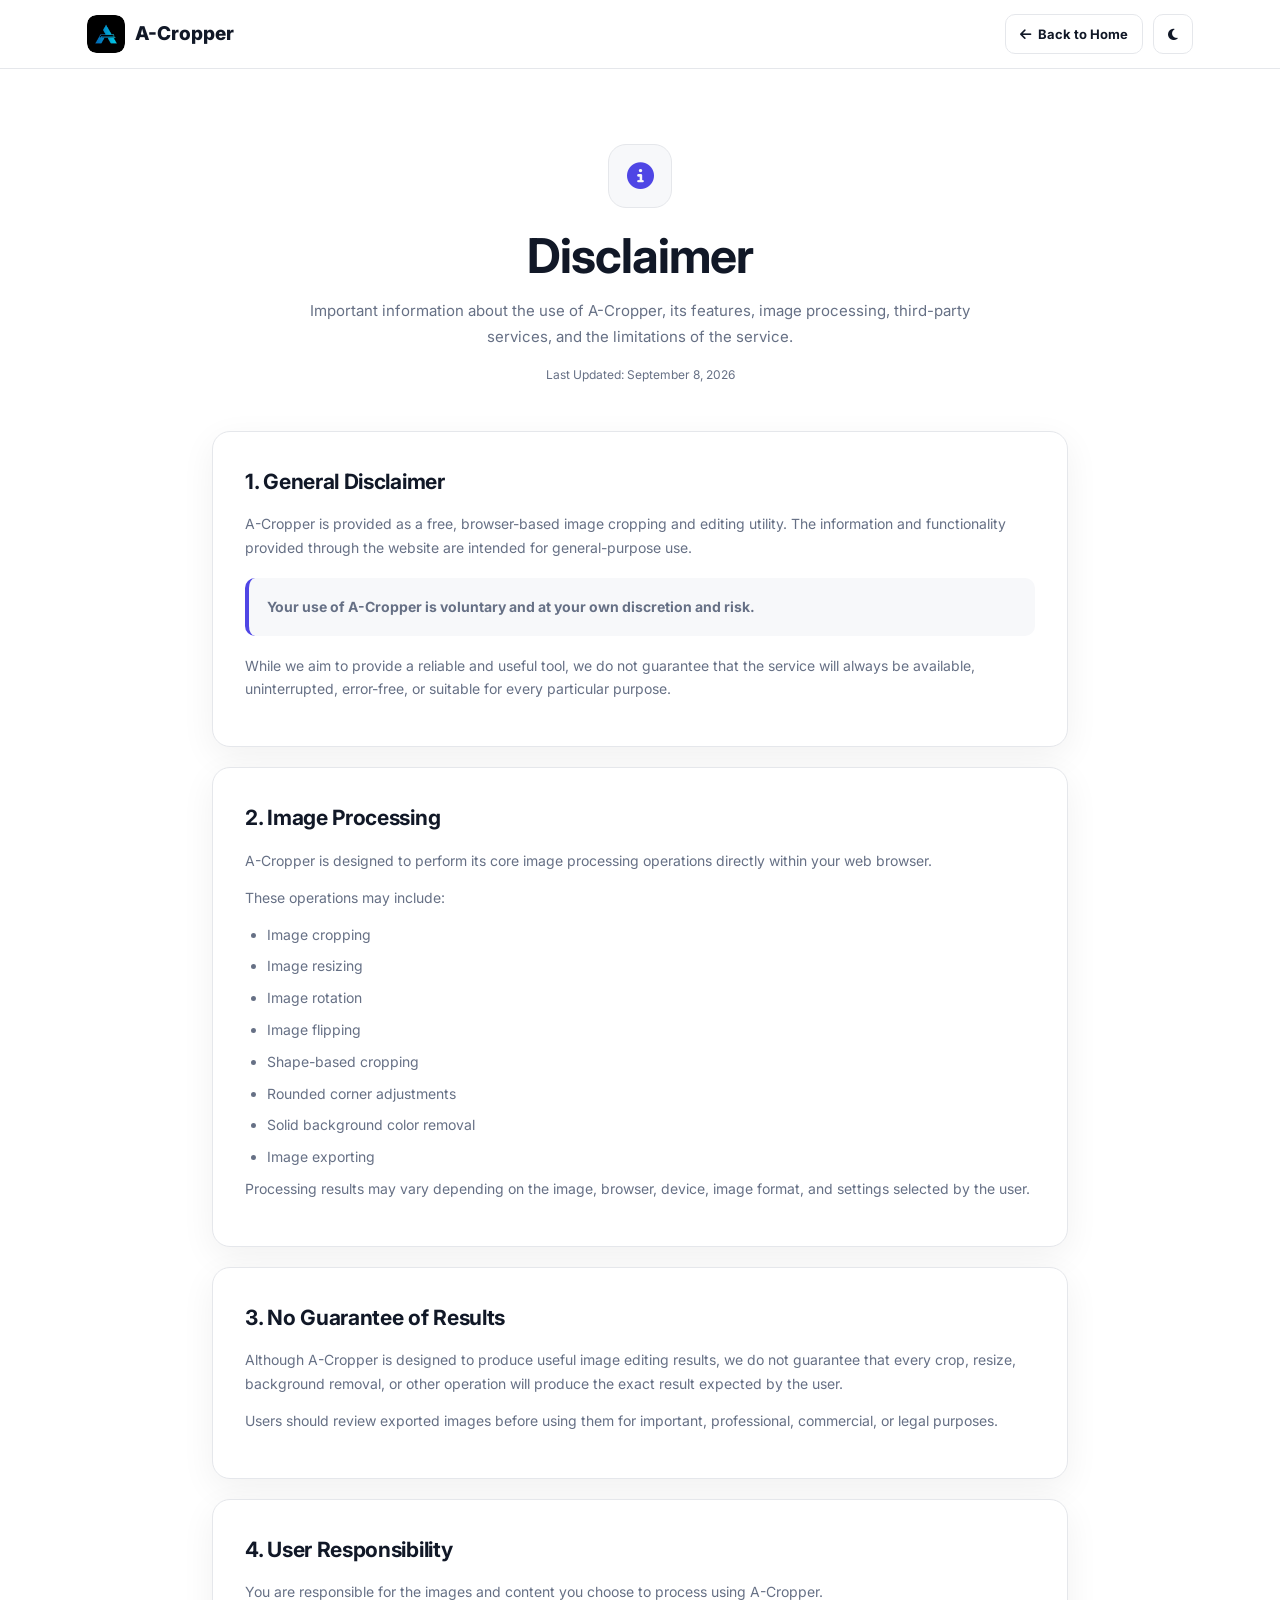
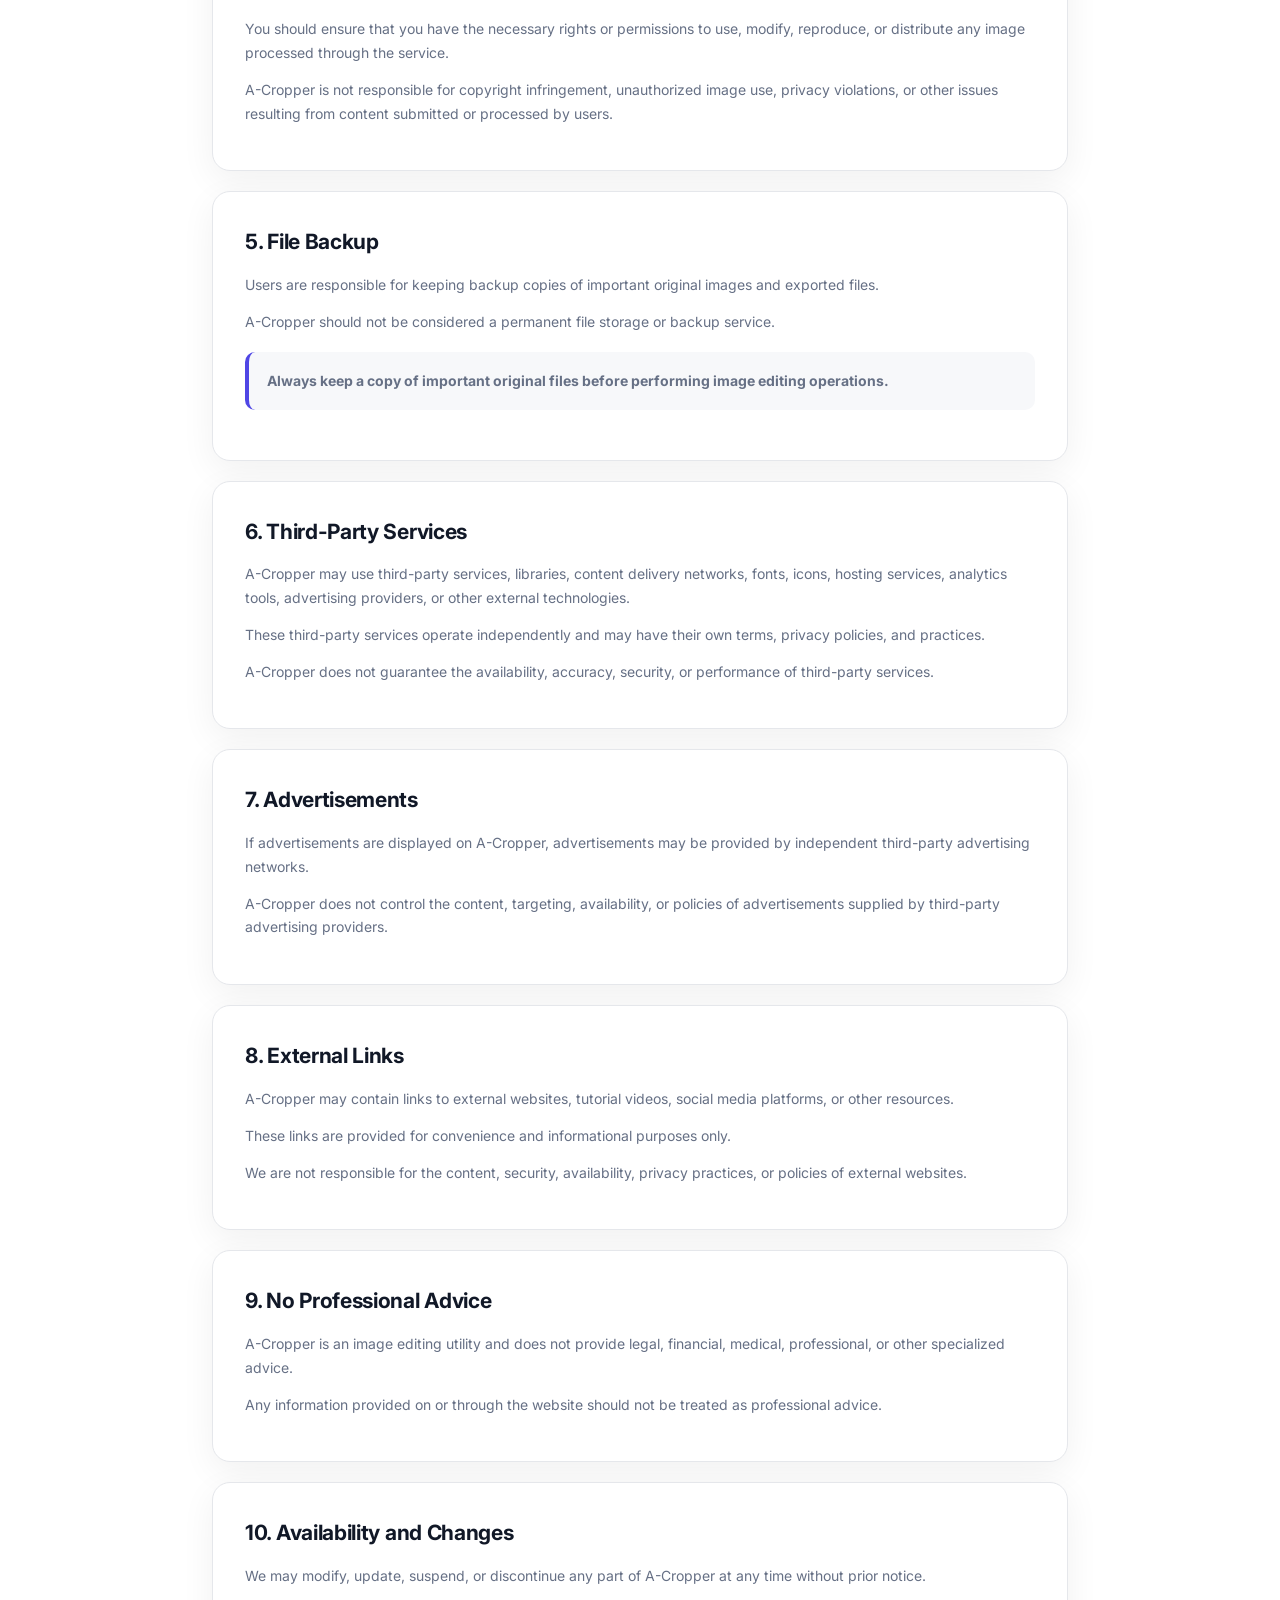
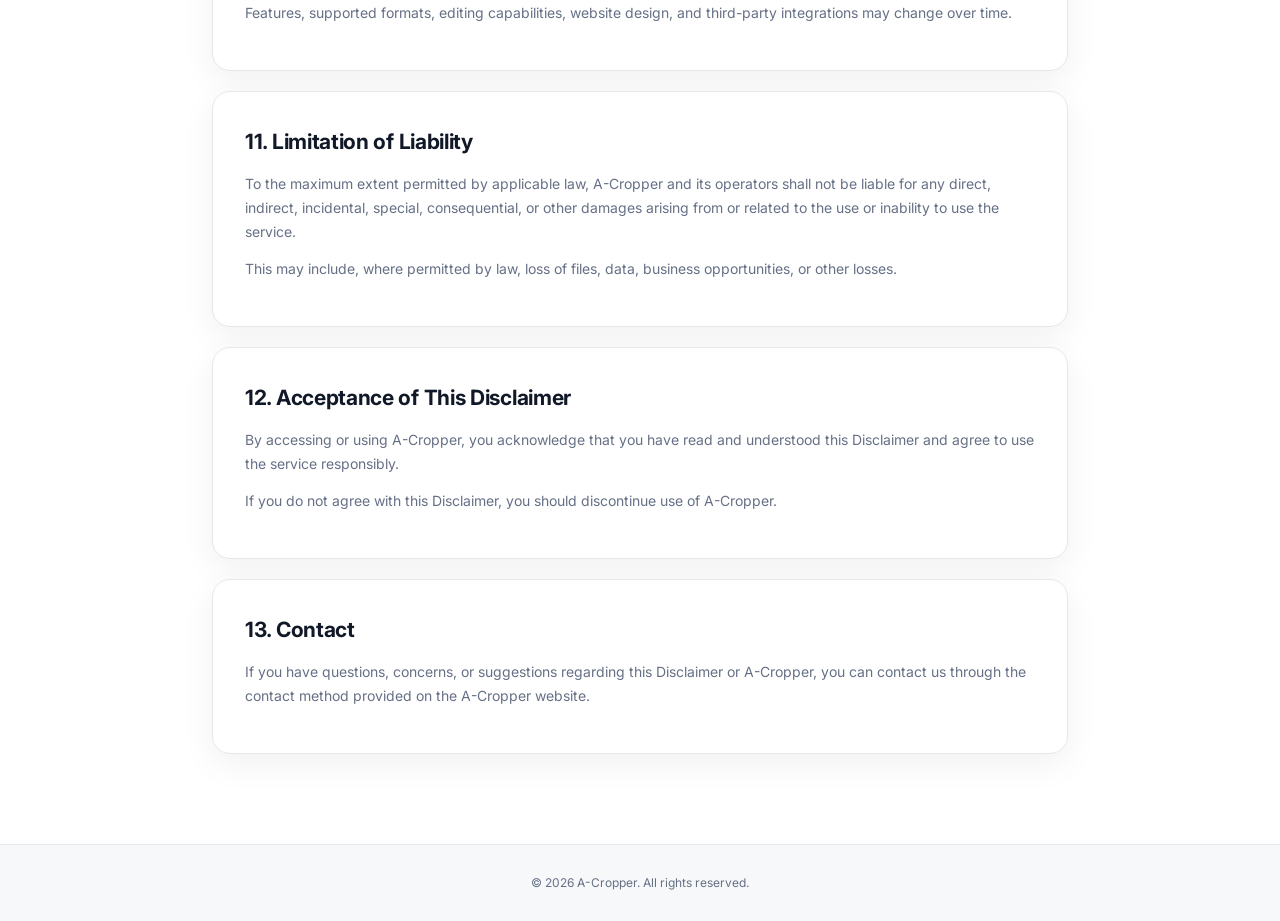
<file: disclaimer.html>
<!DOCTYPE html>
<html lang="en">
<head>
    <meta charset="UTF-8">
    <meta name="viewport" content="width=device-width, initial-scale=1.0">

    <title>Disclaimer | A-Cropper</title>

    <meta name="description"
        content="Disclaimer for A-Cropper, a free browser-based image cropping and editing tool.">

    <link rel="icon" type="image/png" href="favicon.png">
    <link rel="apple-touch-icon" href="favicon.png">

    <link rel="preconnect" href="https://fonts.googleapis.com">
    <link rel="preconnect" href="https://fonts.gstatic.com" crossorigin>

    <link href="https://fonts.googleapis.com/css2?family=Inter:wght@400;500;600;700;800&display=swap"
        rel="stylesheet">

    <link rel="stylesheet"
        href="https://cdnjs.cloudflare.com/ajax/libs/font-awesome/6.6.0/css/all.min.css">

    <style>

        :root {
            --bg: #ffffff;
            --surface: #f7f8fa;
            --card: #ffffff;
            --text: #111827;
            --muted: #667085;
            --border: #e5e7eb;
            --primary: #4f46e5;
            --primary-dark: #3730a3;
            --nav-bg: rgba(255, 255, 255, 0.88);
            --shadow: 0 10px 35px rgba(0, 0, 0, 0.06);
        }

        [data-theme="dark"] {
            --bg: #0b0f19;
            --surface: #111827;
            --card: #151c2b;
            --text: #f3f4f6;
            --muted: #9ca3af;
            --border: #263044;
            --primary: #818cf8;
            --primary-dark: #a5b4fc;
            --nav-bg: rgba(11, 15, 25, 0.9);
            --shadow: 0 10px 35px rgba(0, 0, 0, 0.25);
        }

        * {
            margin: 0;
            padding: 0;
            box-sizing: border-box;
        }

        html {
            scroll-behavior: smooth;
        }

        body {
            font-family: "Inter", sans-serif;
            background: var(--bg);
            color: var(--text);
            line-height: 1.7;

            transition:
                background 0.25s ease,
                color 0.25s ease;
        }


        /* =========================
           NAVBAR
        ========================= */

        .navbar {
            position: sticky;
            top: 0;
            z-index: 1000;

            width: 100%;

            background: var(--nav-bg);

            backdrop-filter: blur(14px);
            -webkit-backdrop-filter: blur(14px);

            border-bottom: 1px solid var(--border);
        }

        .nav-container {
            max-width: 1150px;

            margin: auto;

            padding: 14px 22px;

            display: flex;

            align-items: center;
            justify-content: space-between;

            gap: 20px;
        }

        .brand {
            display: flex;

            align-items: center;

            gap: 10px;

            text-decoration: none;

            color: var(--text);

            font-size: 19px;

            font-weight: 800;
        }

        .brand img {
            width: 38px;
            height: 38px;

            object-fit: contain;

            border-radius: 9px;
        }

        .nav-actions {
            display: flex;

            align-items: center;

            gap: 10px;
        }

        .home-btn,
        .theme-btn {
            border: 1px solid var(--border);

            background: var(--card);

            color: var(--text);

            height: 40px;

            padding: 0 14px;

            border-radius: 10px;

            display: inline-flex;

            align-items: center;

            justify-content: center;

            gap: 7px;

            text-decoration: none;

            font-family: inherit;

            font-size: 13px;

            font-weight: 700;

            cursor: pointer;

            transition: all 0.2s ease;
        }

        .home-btn:hover,
        .theme-btn:hover {
            border-color: var(--primary);

            color: var(--primary);

            transform: translateY(-1px);
        }

        .theme-btn {
            width: 40px;

            padding: 0;
        }


        /* =========================
           HERO
        ========================= */

        .disclaimer-hero {
            max-width: 900px;

            margin: auto;

            padding: 75px 22px 45px;

            text-align: center;
        }

        .disclaimer-hero .icon {
            width: 64px;
            height: 64px;

            margin: 0 auto 20px;

            display: flex;

            align-items: center;
            justify-content: center;

            border-radius: 18px;

            background: var(--surface);

            border: 1px solid var(--border);

            color: var(--primary);

            font-size: 27px;
        }

        .disclaimer-hero h1 {
            font-size: clamp(32px, 5vw, 48px);

            line-height: 1.15;

            margin-bottom: 15px;

            letter-spacing: -1px;
        }

        .disclaimer-hero p {
            color: var(--muted);

            max-width: 680px;

            margin: auto;

            font-size: 15px;
        }

        .updated {
            margin-top: 16px;

            font-size: 12px;

            color: var(--muted);
        }


        /* =========================
           CONTENT
        ========================= */

        .disclaimer-wrapper {
            max-width: 900px;

            margin: auto;

            padding: 0 22px 70px;
        }

        .disclaimer-card {
            background: var(--card);

            border: 1px solid var(--border);

            border-radius: 18px;

            padding: 32px;

            box-shadow: var(--shadow);

            margin-bottom: 20px;
        }

        .disclaimer-card h2 {
            font-size: 21px;

            margin-bottom: 13px;

            letter-spacing: -0.3px;
        }

        .disclaimer-card h3 {
            font-size: 16px;

            margin: 22px 0 8px;
        }

        .disclaimer-card p {
            color: var(--muted);

            font-size: 14px;

            margin-bottom: 13px;
        }

        .disclaimer-card ul {
            padding-left: 22px;

            color: var(--muted);

            font-size: 14px;
        }

        .disclaimer-card li {
            margin-bottom: 8px;
        }

        .highlight {
            border-left: 4px solid var(--primary);

            background: var(--surface);

            padding: 17px 18px;

            border-radius: 10px;

            margin: 18px 0;
        }

        .highlight p {
            margin: 0;
        }

        a {
            color: var(--primary);
        }


        /* =========================
           FOOTER
        ========================= */

        footer {
            border-top: 1px solid var(--border);

            padding: 28px 22px;

            text-align: center;

            background: var(--surface);
        }

        footer p {
            color: var(--muted);

            font-size: 12px;
        }


        /* =========================
           MOBILE
        ========================= */

        @media (max-width: 600px) {

            .nav-container {
                padding: 12px 15px;
            }

            .brand {
                font-size: 16px;
            }

            .brand img {
                width: 34px;
                height: 34px;
            }

            .home-btn {
                width: 40px;

                padding: 0;
            }

            .home-btn span {
                display: none;
            }

            .disclaimer-hero {
                padding: 55px 18px 35px;
            }

            .disclaimer-wrapper {
                padding: 0 15px 50px;
            }

            .disclaimer-card {
                padding: 23px 20px;

                border-radius: 15px;
            }

            .disclaimer-card h2 {
                font-size: 19px;
            }
        }

    </style>
</head>


<body>


    <!-- =========================
         NAVBAR
    ========================= -->

    <nav class="navbar">

        <div class="nav-container">


            <a href="index.html" class="brand">

                <img
                    src="logo.png"
                    alt="A-Cropper Logo"
                >

                <span>A-Cropper</span>

            </a>


            <div class="nav-actions">


                <a
                    href="index.html"
                    class="home-btn"
                >

                    <i class="fa-solid fa-arrow-left"></i>

                    <span>Back to Home</span>

                </a>


                <button
                    class="theme-btn"
                    id="themeToggle"
                    aria-label="Toggle dark and light mode"
                >

                    <i class="fa-solid fa-moon"></i>

                </button>


            </div>

        </div>

    </nav>



    <!-- =========================
         HERO
    ========================= -->

    <header class="disclaimer-hero">


        <div class="icon">

            <i class="fa-solid fa-circle-info"></i>

        </div>


        <h1>
            Disclaimer
        </h1>


        <p>
            Important information about the use of A-Cropper,
            its features, image processing, third-party services,
            and the limitations of the service.
        </p>


        <div class="updated">

            Last Updated: September 8, 2026

        </div>


    </header>



    <!-- =========================
         DISCLAIMER CONTENT
    ========================= -->

    <main class="disclaimer-wrapper">


        <section class="disclaimer-card">


            <h2>
                1. General Disclaimer
            </h2>


            <p>
                A-Cropper is provided as a free, browser-based image
                cropping and editing utility. The information and
                functionality provided through the website are intended
                for general-purpose use.
            </p>


            <div class="highlight">

                <p>
                    <strong>
                        Your use of A-Cropper is voluntary and at your
                        own discretion and risk.
                    </strong>
                </p>

            </div>


            <p>
                While we aim to provide a reliable and useful tool,
                we do not guarantee that the service will always be
                available, uninterrupted, error-free, or suitable for
                every particular purpose.
            </p>


        </section>



        <section class="disclaimer-card">


            <h2>
                2. Image Processing
            </h2>


            <p>
                A-Cropper is designed to perform its core image
                processing operations directly within your web browser.
            </p>


            <p>
                These operations may include:
            </p>


            <ul>

                <li>
                    Image cropping
                </li>

                <li>
                    Image resizing
                </li>

                <li>
                    Image rotation
                </li>

                <li>
                    Image flipping
                </li>

                <li>
                    Shape-based cropping
                </li>

                <li>
                    Rounded corner adjustments
                </li>

                <li>
                    Solid background color removal
                </li>

                <li>
                    Image exporting
                </li>

            </ul>


            <p>
                Processing results may vary depending on the image,
                browser, device, image format, and settings selected
                by the user.
            </p>


        </section>



        <section class="disclaimer-card">


            <h2>
                3. No Guarantee of Results
            </h2>


            <p>
                Although A-Cropper is designed to produce useful image
                editing results, we do not guarantee that every crop,
                resize, background removal, or other operation will
                produce the exact result expected by the user.
            </p>


            <p>
                Users should review exported images before using them
                for important, professional, commercial, or legal
                purposes.
            </p>


        </section>



        <section class="disclaimer-card">


            <h2>
                4. User Responsibility
            </h2>


            <p>
                You are responsible for the images and content you
                choose to process using A-Cropper.
            </p>


            <p>
                You should ensure that you have the necessary rights
                or permissions to use, modify, reproduce, or distribute
                any image processed through the service.
            </p>


            <p>
                A-Cropper is not responsible for copyright infringement,
                unauthorized image use, privacy violations, or other
                issues resulting from content submitted or processed
                by users.
            </p>


        </section>



        <section class="disclaimer-card">


            <h2>
                5. File Backup
            </h2>


            <p>
                Users are responsible for keeping backup copies of
                important original images and exported files.
            </p>


            <p>
                A-Cropper should not be considered a permanent file
                storage or backup service.
            </p>


            <div class="highlight">

                <p>
                    <strong>
                        Always keep a copy of important original files
                        before performing image editing operations.
                    </strong>
                </p>

            </div>


        </section>



        <section class="disclaimer-card">


            <h2>
                6. Third-Party Services
            </h2>


            <p>
                A-Cropper may use third-party services, libraries,
                content delivery networks, fonts, icons, hosting
                services, analytics tools, advertising providers,
                or other external technologies.
            </p>


            <p>
                These third-party services operate independently and
                may have their own terms, privacy policies, and
                practices.
            </p>


            <p>
                A-Cropper does not guarantee the availability,
                accuracy, security, or performance of third-party
                services.
            </p>


        </section>



        <section class="disclaimer-card">


            <h2>
                7. Advertisements
            </h2>


            <p>
                If advertisements are displayed on A-Cropper,
                advertisements may be provided by independent
                third-party advertising networks.
            </p>


            <p>
                A-Cropper does not control the content, targeting,
                availability, or policies of advertisements supplied
                by third-party advertising providers.
            </p>


        </section>



        <section class="disclaimer-card">


            <h2>
                8. External Links
            </h2>


            <p>
                A-Cropper may contain links to external websites,
                tutorial videos, social media platforms, or other
                resources.
            </p>


            <p>
                These links are provided for convenience and
                informational purposes only.
            </p>


            <p>
                We are not responsible for the content, security,
                availability, privacy practices, or policies of
                external websites.
            </p>


        </section>



        <section class="disclaimer-card">


            <h2>
                9. No Professional Advice
            </h2>


            <p>
                A-Cropper is an image editing utility and does not
                provide legal, financial, medical, professional,
                or other specialized advice.
            </p>


            <p>
                Any information provided on or through the website
                should not be treated as professional advice.
            </p>


        </section>



        <section class="disclaimer-card">


            <h2>
                10. Availability and Changes
            </h2>


            <p>
                We may modify, update, suspend, or discontinue
                any part of A-Cropper at any time without prior notice.
            </p>


            <p>
                Features, supported formats, editing capabilities,
                website design, and third-party integrations may
                change over time.
            </p>


        </section>



        <section class="disclaimer-card">


            <h2>
                11. Limitation of Liability
            </h2>


            <p>
                To the maximum extent permitted by applicable law,
                A-Cropper and its operators shall not be liable for
                any direct, indirect, incidental, special, consequential,
                or other damages arising from or related to the use
                or inability to use the service.
            </p>


            <p>
                This may include, where permitted by law, loss of
                files, data, business opportunities, or other losses.
            </p>


        </section>



        <section class="disclaimer-card">


            <h2>
                12. Acceptance of This Disclaimer
            </h2>


            <p>
                By accessing or using A-Cropper, you acknowledge that
                you have read and understood this Disclaimer and agree
                to use the service responsibly.
            </p>


            <p>
                If you do not agree with this Disclaimer, you should
                discontinue use of A-Cropper.
            </p>


        </section>



        <section class="disclaimer-card">


            <h2>
                13. Contact
            </h2>


            <p>
                If you have questions, concerns, or suggestions
                regarding this Disclaimer or A-Cropper, you can
                contact us through the contact method provided on
                the A-Cropper website.
            </p>


        </section>


    </main>



    <!-- =========================
         FOOTER
    ========================= -->

    <footer>

        <p>
            © 2026 A-Cropper. All rights reserved.
        </p>

    </footer>



    <!-- =========================
         THEME SCRIPT
    ========================= -->

    <script>

        const themeToggle =
            document.getElementById("themeToggle");


        function updateThemeIcon() {

            const isDark =
                document.documentElement
                    .getAttribute("data-theme") === "dark";


            themeToggle.innerHTML = isDark

                ? '<i class="fa-solid fa-sun"></i>'

                : '<i class="fa-solid fa-moon"></i>';

        }


        const savedTheme =
            localStorage.getItem("a-cropper-theme");


        if (savedTheme) {

            document.documentElement.setAttribute(
                "data-theme",
                savedTheme
            );

        } else {

            const prefersDark =
                window.matchMedia &&
                window.matchMedia(
                    "(prefers-color-scheme: dark)"
                ).matches;


            if (prefersDark) {

                document.documentElement.setAttribute(
                    "data-theme",
                    "dark"
                );

            }

        }


        updateThemeIcon();


        themeToggle.addEventListener(
            "click",
            () => {

                const current =
                    document.documentElement
                        .getAttribute("data-theme");


                const newTheme =
                    current === "dark"
                        ? "light"
                        : "dark";


                document.documentElement.setAttribute(
                    "data-theme",
                    newTheme
                );


                localStorage.setItem(
                    "a-cropper-theme",
                    newTheme
                );


                updateThemeIcon();

            }
        );

    </script>


</body>
</html>
</file>
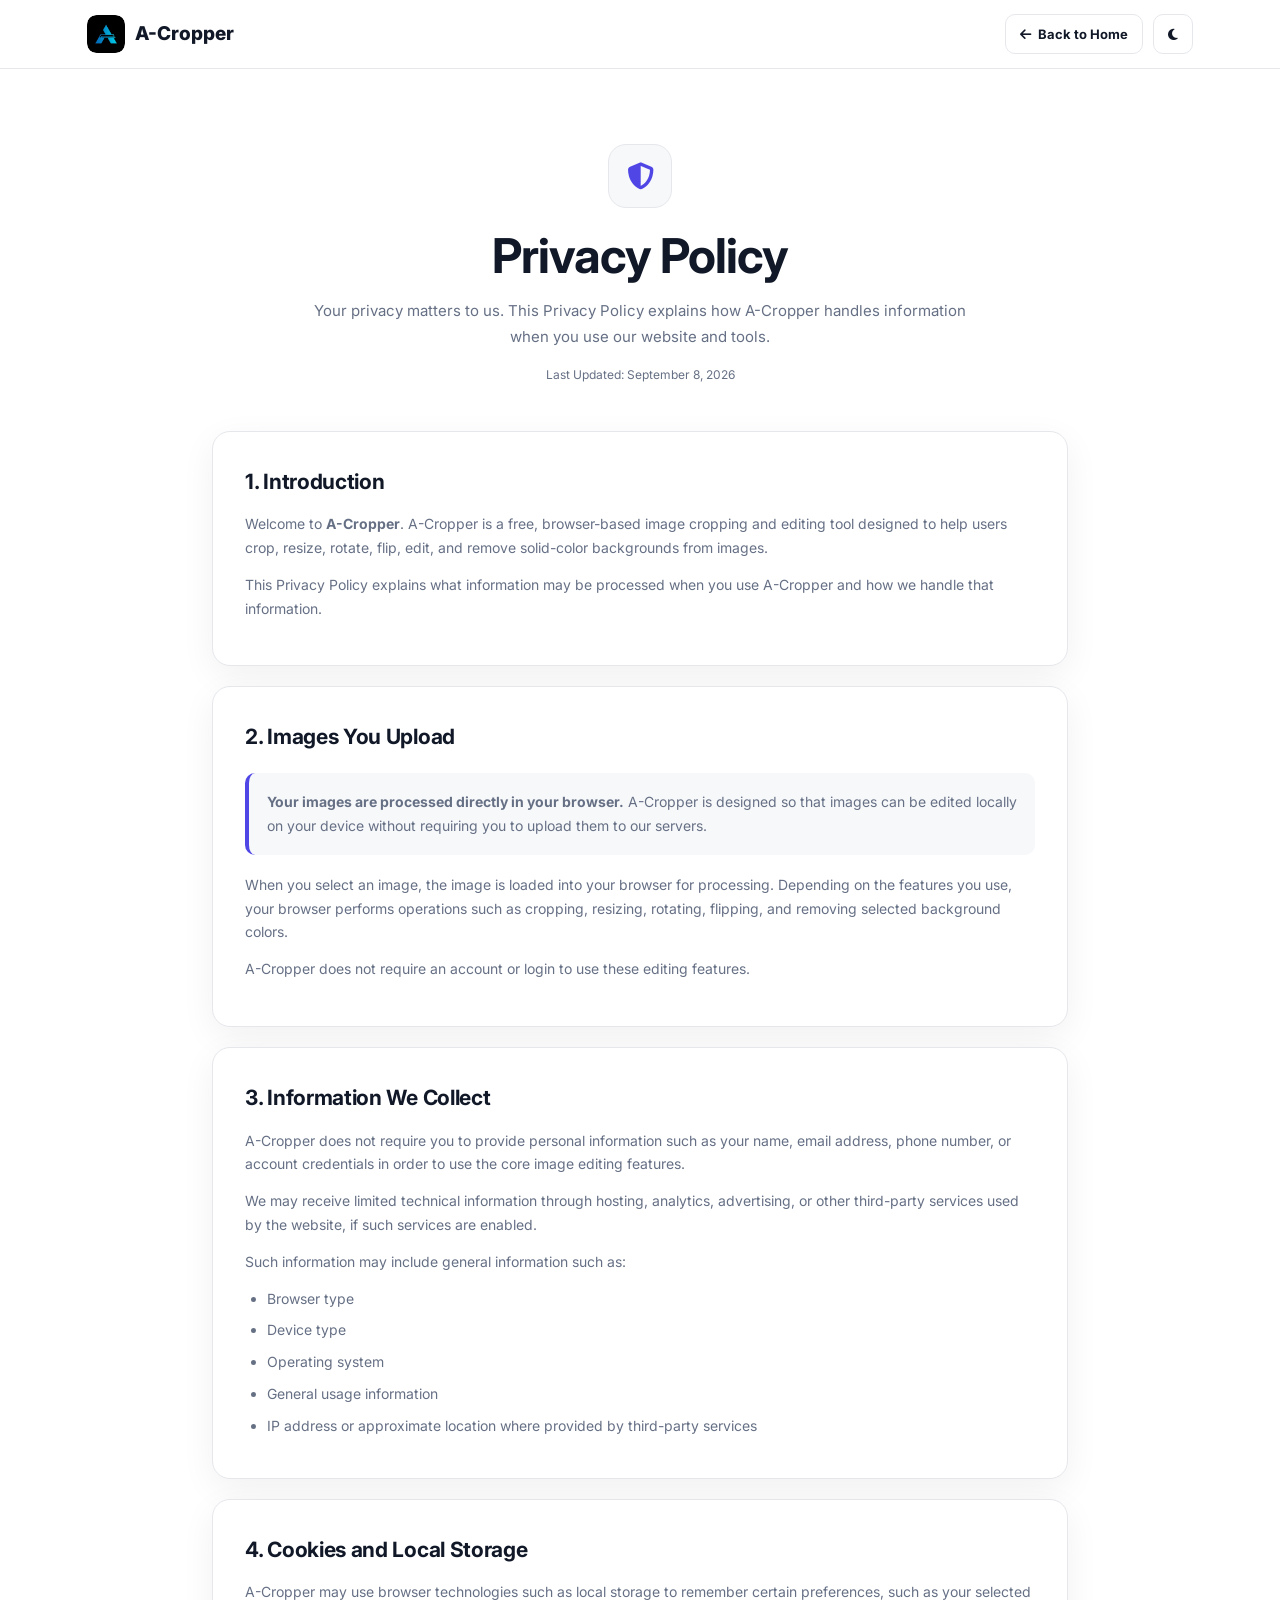
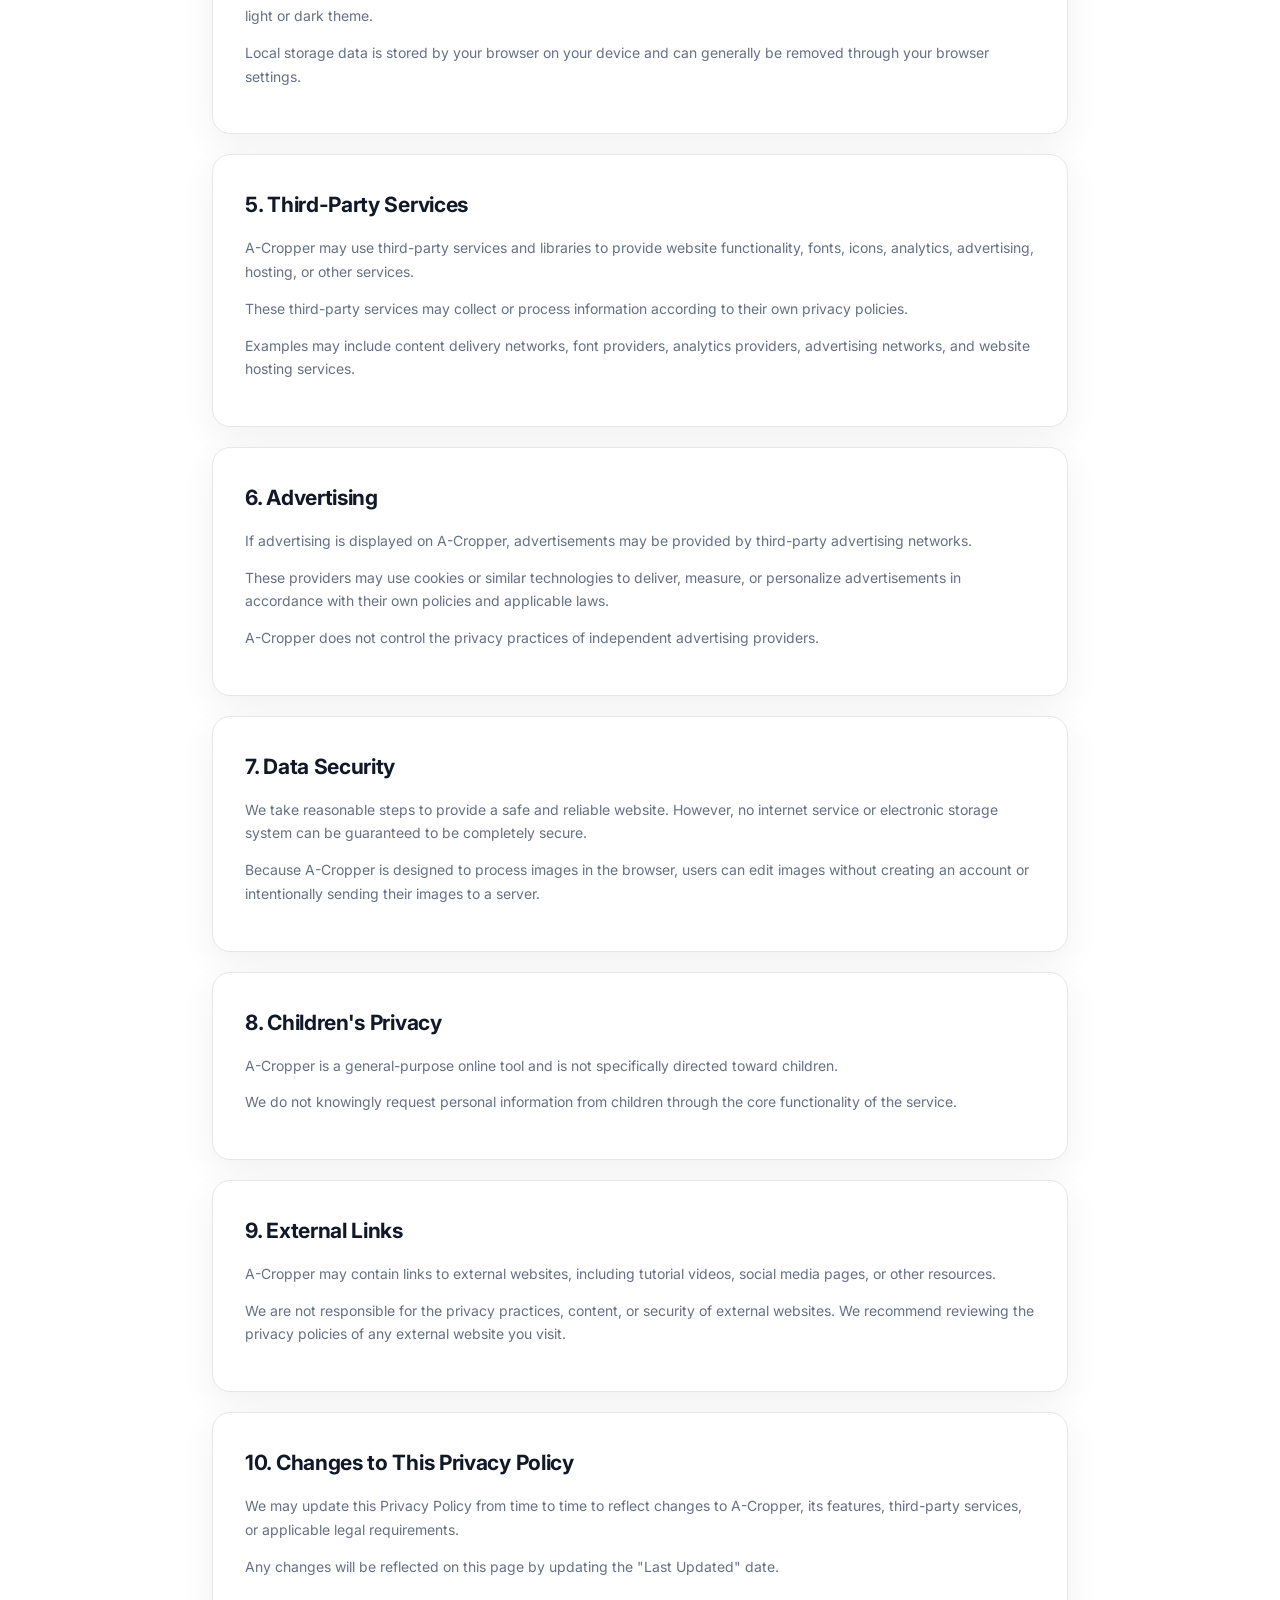
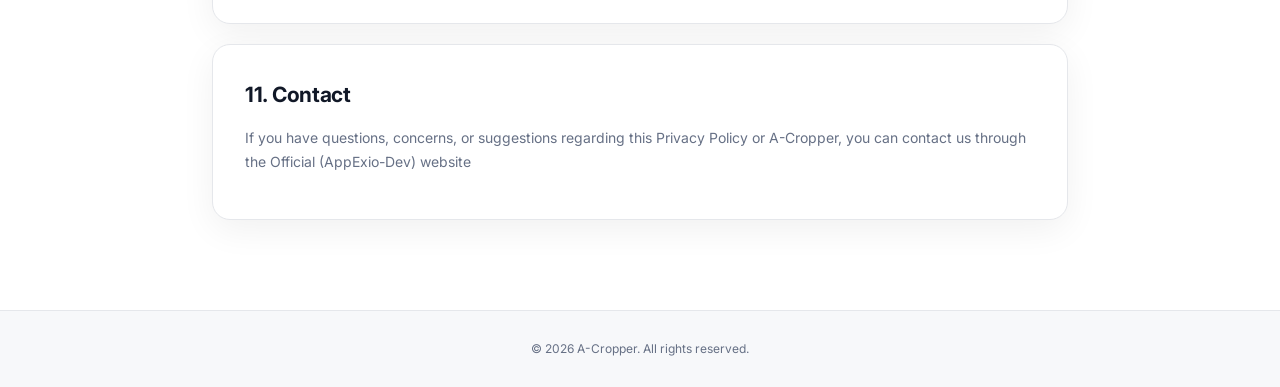
<file: privacy.html>
<!DOCTYPE html>
<html lang="en">
<head>
    <meta charset="UTF-8">
    <meta name="viewport" content="width=device-width, initial-scale=1.0">

    <title>Privacy Policy | A-Cropper</title>

    <meta name="description"
        content="Privacy Policy for A-Cropper, a free browser-based image cropper and background color removal tool.">

    <link rel="icon" type="image/png" href="favicon.png">
    <link rel="apple-touch-icon" href="favicon.png">

    <link rel="preconnect" href="https://fonts.googleapis.com">
    <link rel="preconnect" href="https://fonts.gstatic.com" crossorigin>

    <link href="https://fonts.googleapis.com/css2?family=Inter:wght@400;500;600;700;800&display=swap"
        rel="stylesheet">

    <link rel="stylesheet"
        href="https://cdnjs.cloudflare.com/ajax/libs/font-awesome/6.6.0/css/all.min.css">

    <style>
        :root {
            --bg: #ffffff;
            --surface: #f7f8fa;
            --card: #ffffff;
            --text: #111827;
            --muted: #667085;
            --border: #e5e7eb;
            --primary: #4f46e5;
            --primary-dark: #3730a3;
            --nav-bg: rgba(255, 255, 255, 0.88);
            --shadow: 0 10px 35px rgba(0, 0, 0, 0.06);
        }

        [data-theme="dark"] {
            --bg: #0b0f19;
            --surface: #111827;
            --card: #151c2b;
            --text: #f3f4f6;
            --muted: #9ca3af;
            --border: #263044;
            --primary: #818cf8;
            --primary-dark: #a5b4fc;
            --nav-bg: rgba(11, 15, 25, 0.9);
            --shadow: 0 10px 35px rgba(0, 0, 0, 0.25);
        }

        * {
            margin: 0;
            padding: 0;
            box-sizing: border-box;
        }

        html {
            scroll-behavior: smooth;
        }

        body {
            font-family: "Inter", sans-serif;
            background: var(--bg);
            color: var(--text);
            line-height: 1.7;
            transition: background 0.25s ease, color 0.25s ease;
        }

        /* =========================
           NAVBAR
        ========================= */

        .navbar {
            position: sticky;
            top: 0;
            z-index: 1000;

            width: 100%;
            background: var(--nav-bg);
            backdrop-filter: blur(14px);
            -webkit-backdrop-filter: blur(14px);

            border-bottom: 1px solid var(--border);
        }

        .nav-container {
            max-width: 1150px;
            margin: auto;
            padding: 14px 22px;

            display: flex;
            align-items: center;
            justify-content: space-between;
            gap: 20px;
        }

        .brand {
            display: flex;
            align-items: center;
            gap: 10px;

            text-decoration: none;
            color: var(--text);

            font-size: 19px;
            font-weight: 800;
        }

        .brand img {
            width: 38px;
            height: 38px;
            object-fit: contain;
            border-radius: 9px;
        }

        .nav-actions {
            display: flex;
            align-items: center;
            gap: 10px;
        }

        .home-btn,
        .theme-btn {
            border: 1px solid var(--border);
            background: var(--card);
            color: var(--text);

            height: 40px;
            padding: 0 14px;

            border-radius: 10px;

            display: inline-flex;
            align-items: center;
            justify-content: center;
            gap: 7px;

            text-decoration: none;

            font-family: inherit;
            font-size: 13px;
            font-weight: 700;

            cursor: pointer;

            transition: all 0.2s ease;
        }

        .home-btn:hover,
        .theme-btn:hover {
            border-color: var(--primary);
            color: var(--primary);
            transform: translateY(-1px);
        }

        .theme-btn {
            width: 40px;
            padding: 0;
        }

        /* =========================
           HERO
        ========================= */

        .policy-hero {
            max-width: 900px;
            margin: auto;
            padding: 75px 22px 45px;
            text-align: center;
        }

        .policy-hero .icon {
            width: 64px;
            height: 64px;
            margin: 0 auto 20px;

            display: flex;
            align-items: center;
            justify-content: center;

            border-radius: 18px;

            background: var(--surface);
            border: 1px solid var(--border);

            color: var(--primary);
            font-size: 27px;
        }

        .policy-hero h1 {
            font-size: clamp(32px, 5vw, 48px);
            line-height: 1.15;
            margin-bottom: 15px;
            letter-spacing: -1px;
        }

        .policy-hero p {
            color: var(--muted);
            max-width: 680px;
            margin: auto;
            font-size: 15px;
        }

        .updated {
            margin-top: 16px;
            font-size: 12px;
            color: var(--muted);
        }

        /* =========================
           CONTENT
        ========================= */

        .policy-wrapper {
            max-width: 900px;
            margin: auto;
            padding: 0 22px 70px;
        }

        .policy-card {
            background: var(--card);
            border: 1px solid var(--border);
            border-radius: 18px;
            padding: 32px;

            box-shadow: var(--shadow);

            margin-bottom: 20px;
        }

        .policy-card h2 {
            font-size: 21px;
            margin-bottom: 13px;
            letter-spacing: -0.3px;
        }

        .policy-card h3 {
            font-size: 16px;
            margin: 22px 0 8px;
        }

        .policy-card p {
            color: var(--muted);
            font-size: 14px;
            margin-bottom: 13px;
        }

        .policy-card ul {
            padding-left: 22px;
            color: var(--muted);
            font-size: 14px;
        }

        .policy-card li {
            margin-bottom: 8px;
        }

        .highlight {
            border-left: 4px solid var(--primary);
            background: var(--surface);
            padding: 17px 18px;
            border-radius: 10px;
            margin: 18px 0;
        }

        .highlight p {
            margin: 0;
        }

        a {
            color: var(--primary);
        }

        /* =========================
           FOOTER
        ========================= */

        footer {
            border-top: 1px solid var(--border);
            padding: 28px 22px;
            text-align: center;
            background: var(--surface);
        }

        footer p {
            color: var(--muted);
            font-size: 12px;
        }

        /* =========================
           MOBILE
        ========================= */

        @media (max-width: 600px) {

            .nav-container {
                padding: 12px 15px;
            }

            .brand {
                font-size: 16px;
            }

            .brand img {
                width: 34px;
                height: 34px;
            }

            .home-btn {
                width: 40px;
                padding: 0;
            }

            .home-btn span {
                display: none;
            }

            .policy-hero {
                padding: 55px 18px 35px;
            }

            .policy-wrapper {
                padding: 0 15px 50px;
            }

            .policy-card {
                padding: 23px 20px;
                border-radius: 15px;
            }

            .policy-card h2 {
                font-size: 19px;
            }
        }
    </style>
</head>

<body>

    <!-- =========================
         NAVBAR
    ========================= -->

    <nav class="navbar">
        <div class="nav-container">

            <a href="index.html" class="brand">
                <img src="logo.png" alt="A-Cropper Logo">
                <span>A-Cropper</span>
            </a>

            <div class="nav-actions">

                <a href="index.html" class="home-btn">
                    <i class="fa-solid fa-arrow-left"></i>
                    <span>Back to Home</span>
                </a>

                <button class="theme-btn" id="themeToggle"
                    aria-label="Toggle dark and light mode">
                    <i class="fa-solid fa-moon"></i>
                </button>

            </div>

        </div>
    </nav>


    <!-- =========================
         HERO
    ========================= -->

    <header class="policy-hero">

        <div class="icon">
            <i class="fa-solid fa-shield-halved"></i>
        </div>

        <h1>Privacy Policy</h1>

        <p>
            Your privacy matters to us. This Privacy Policy explains how
            A-Cropper handles information when you use our website and tools.
        </p>

        <div class="updated">
            Last Updated: September 8, 2026
        </div>

    </header>


    <!-- =========================
         POLICY CONTENT
    ========================= -->

    <main class="policy-wrapper">

        <section class="policy-card">

            <h2>1. Introduction</h2>

            <p>
                Welcome to <strong>A-Cropper</strong>. A-Cropper is a free,
                browser-based image cropping and editing tool designed to help
                users crop, resize, rotate, flip, edit, and remove solid-color
                backgrounds from images.
            </p>

            <p>
                This Privacy Policy explains what information may be processed
                when you use A-Cropper and how we handle that information.
            </p>

        </section>


        <section class="policy-card">

            <h2>2. Images You Upload</h2>

            <div class="highlight">

                <p>
                    <strong>Your images are processed directly in your browser.</strong>
                    A-Cropper is designed so that images can be edited locally
                    on your device without requiring you to upload them to our
                    servers.
                </p>

            </div>

            <p>
                When you select an image, the image is loaded into your
                browser for processing. Depending on the features you use,
                your browser performs operations such as cropping, resizing,
                rotating, flipping, and removing selected background colors.
            </p>

            <p>
                A-Cropper does not require an account or login to use these
                editing features.
            </p>

        </section>


        <section class="policy-card">

            <h2>3. Information We Collect</h2>

            <p>
                A-Cropper does not require you to provide personal information
                such as your name, email address, phone number, or account
                credentials in order to use the core image editing features.
            </p>

            <p>
                We may receive limited technical information through hosting,
                analytics, advertising, or other third-party services used by
                the website, if such services are enabled.
            </p>

            <p>
                Such information may include general information such as:
            </p>

            <ul>
                <li>Browser type</li>
                <li>Device type</li>
                <li>Operating system</li>
                <li>General usage information</li>
                <li>IP address or approximate location where provided by third-party services</li>
            </ul>

        </section>


        <section class="policy-card">

            <h2>4. Cookies and Local Storage</h2>

            <p>
                A-Cropper may use browser technologies such as local storage
                to remember certain preferences, such as your selected
                light or dark theme.
            </p>

            <p>
                Local storage data is stored by your browser on your device
                and can generally be removed through your browser settings.
            </p>

        </section>


        <section class="policy-card">

            <h2>5. Third-Party Services</h2>

            <p>
                A-Cropper may use third-party services and libraries to provide
                website functionality, fonts, icons, analytics, advertising,
                hosting, or other services.
            </p>

            <p>
                These third-party services may collect or process information
                according to their own privacy policies.
            </p>

            <p>
                Examples may include content delivery networks, font providers,
                analytics providers, advertising networks, and website hosting
                services.
            </p>

        </section>


        <section class="policy-card">

            <h2>6. Advertising</h2>

            <p>
                If advertising is displayed on A-Cropper, advertisements may
                be provided by third-party advertising networks.
            </p>

            <p>
                These providers may use cookies or similar technologies to
                deliver, measure, or personalize advertisements in accordance
                with their own policies and applicable laws.
            </p>

            <p>
                A-Cropper does not control the privacy practices of independent
                advertising providers.
            </p>

        </section>


        <section class="policy-card">

            <h2>7. Data Security</h2>

            <p>
                We take reasonable steps to provide a safe and reliable
                website. However, no internet service or electronic storage
                system can be guaranteed to be completely secure.
            </p>

            <p>
                Because A-Cropper is designed to process images in the
                browser, users can edit images without creating an account
                or intentionally sending their images to a server.
            </p>

        </section>


        <section class="policy-card">

            <h2>8. Children's Privacy</h2>

            <p>
                A-Cropper is a general-purpose online tool and is not
                specifically directed toward children.
            </p>

            <p>
                We do not knowingly request personal information from
                children through the core functionality of the service.
            </p>

        </section>


        <section class="policy-card">

            <h2>9. External Links</h2>

            <p>
                A-Cropper may contain links to external websites, including
                tutorial videos, social media pages, or other resources.
            </p>

            <p>
                We are not responsible for the privacy practices, content,
                or security of external websites. We recommend reviewing
                the privacy policies of any external website you visit.
            </p>

        </section>


        <section class="policy-card">

            <h2>10. Changes to This Privacy Policy</h2>

            <p>
                We may update this Privacy Policy from time to time to reflect
                changes to A-Cropper, its features, third-party services, or
                applicable legal requirements.
            </p>

            <p>
                Any changes will be reflected on this page by updating the
                "Last Updated" date.
            </p>

        </section>


        <section class="policy-card">

            <h2>11. Contact</h2>

            <p>
                If you have questions, concerns, or suggestions regarding
                this Privacy Policy or A-Cropper, you can contact us through
                the Official (AppExio-Dev) website
            </p>

        </section>

    </main>


    <!-- =========================
         FOOTER
    ========================= -->

    <footer>

        <p>
            © 2026 A-Cropper. All rights reserved.
        </p>

    </footer>


    <!-- =========================
         THEME SCRIPT
    ========================= -->

    <script>
        const themeToggle = document.getElementById("themeToggle");

        function updateThemeIcon() {
            const isDark =
                document.documentElement.getAttribute("data-theme") === "dark";

            themeToggle.innerHTML = isDark
                ? '<i class="fa-solid fa-sun"></i>'
                : '<i class="fa-solid fa-moon"></i>';
        }

        const savedTheme = localStorage.getItem("a-cropper-theme");

        if (savedTheme) {
            document.documentElement.setAttribute(
                "data-theme",
                savedTheme
            );
        } else {
            const prefersDark =
                window.matchMedia &&
                window.matchMedia("(prefers-color-scheme: dark)").matches;

            if (prefersDark) {
                document.documentElement.setAttribute(
                    "data-theme",
                    "dark"
                );
            }
        }

        updateThemeIcon();

        themeToggle.addEventListener("click", () => {

            const current =
                document.documentElement.getAttribute("data-theme");

            const newTheme =
                current === "dark" ? "light" : "dark";

            document.documentElement.setAttribute(
                "data-theme",
                newTheme
            );

            localStorage.setItem(
                "a-cropper-theme",
                newTheme
            );

            updateThemeIcon();
        });
    </script>

</body>
</html>
</file>
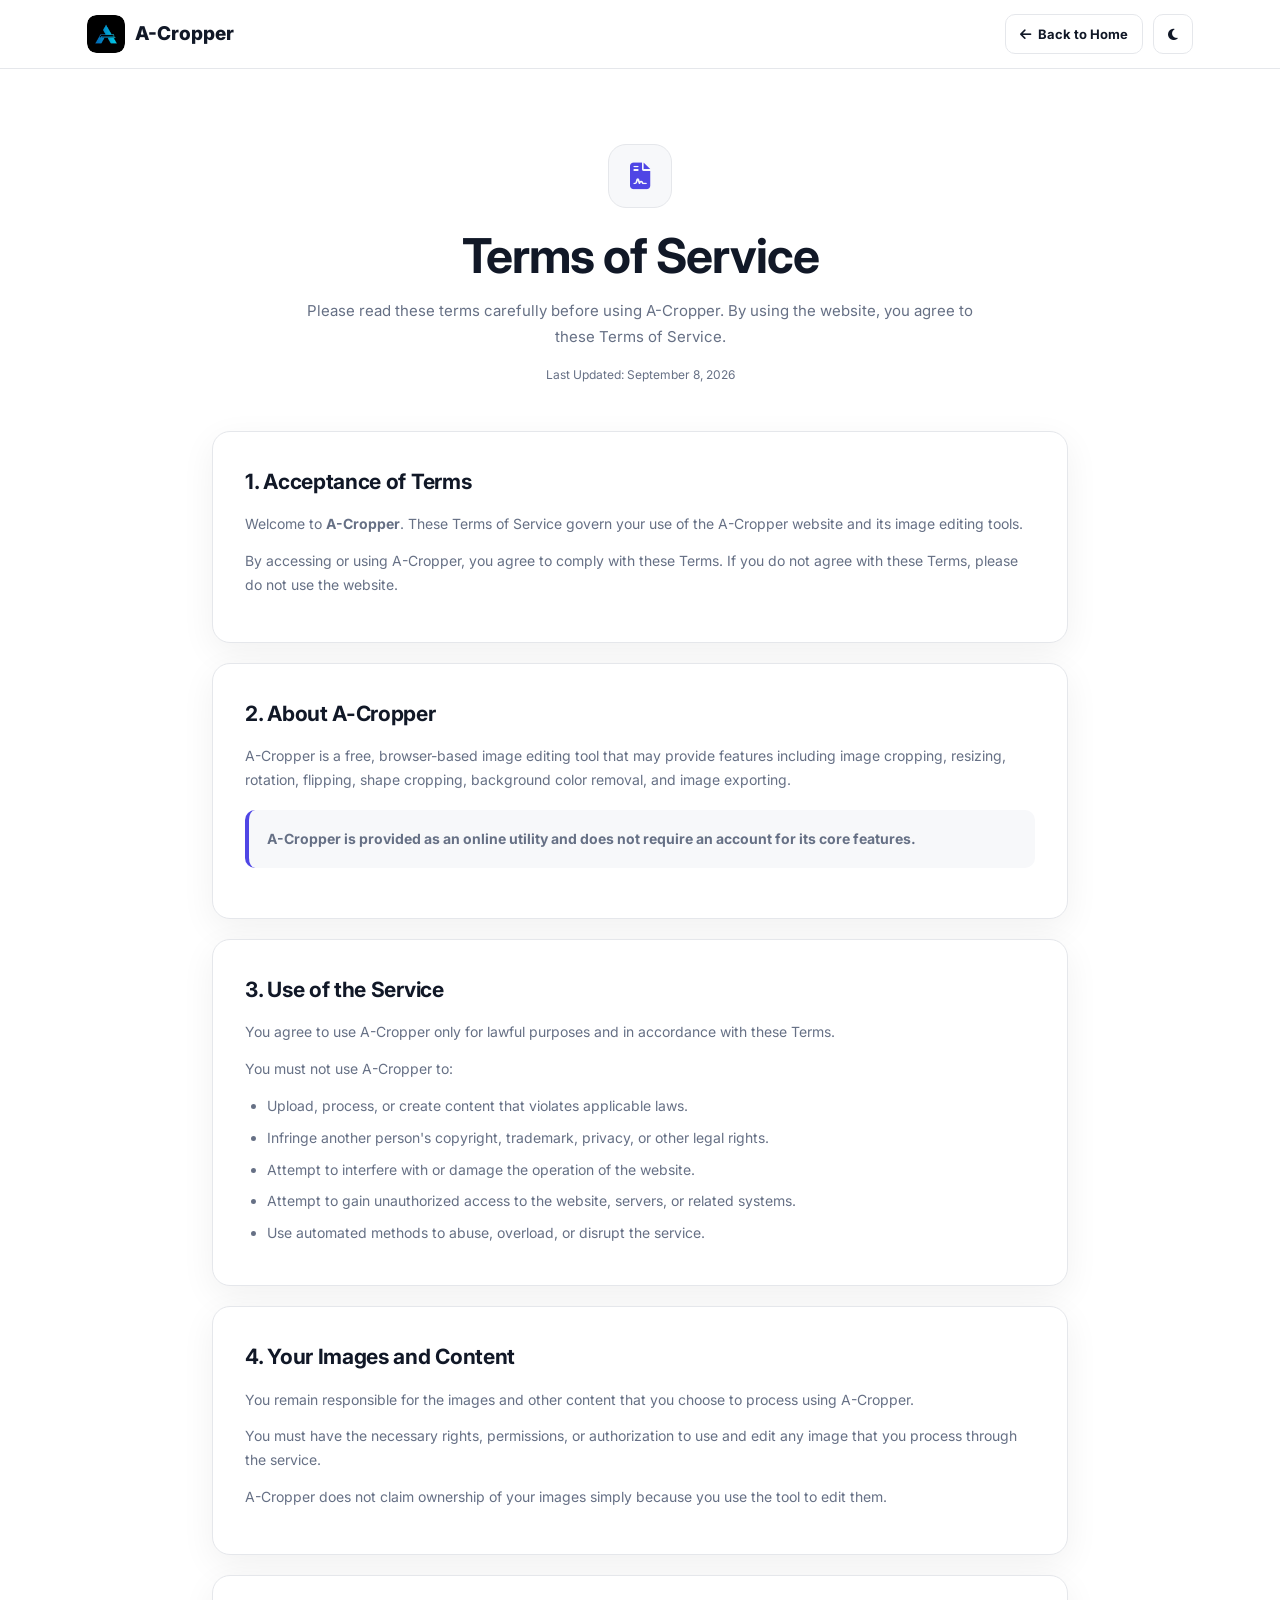
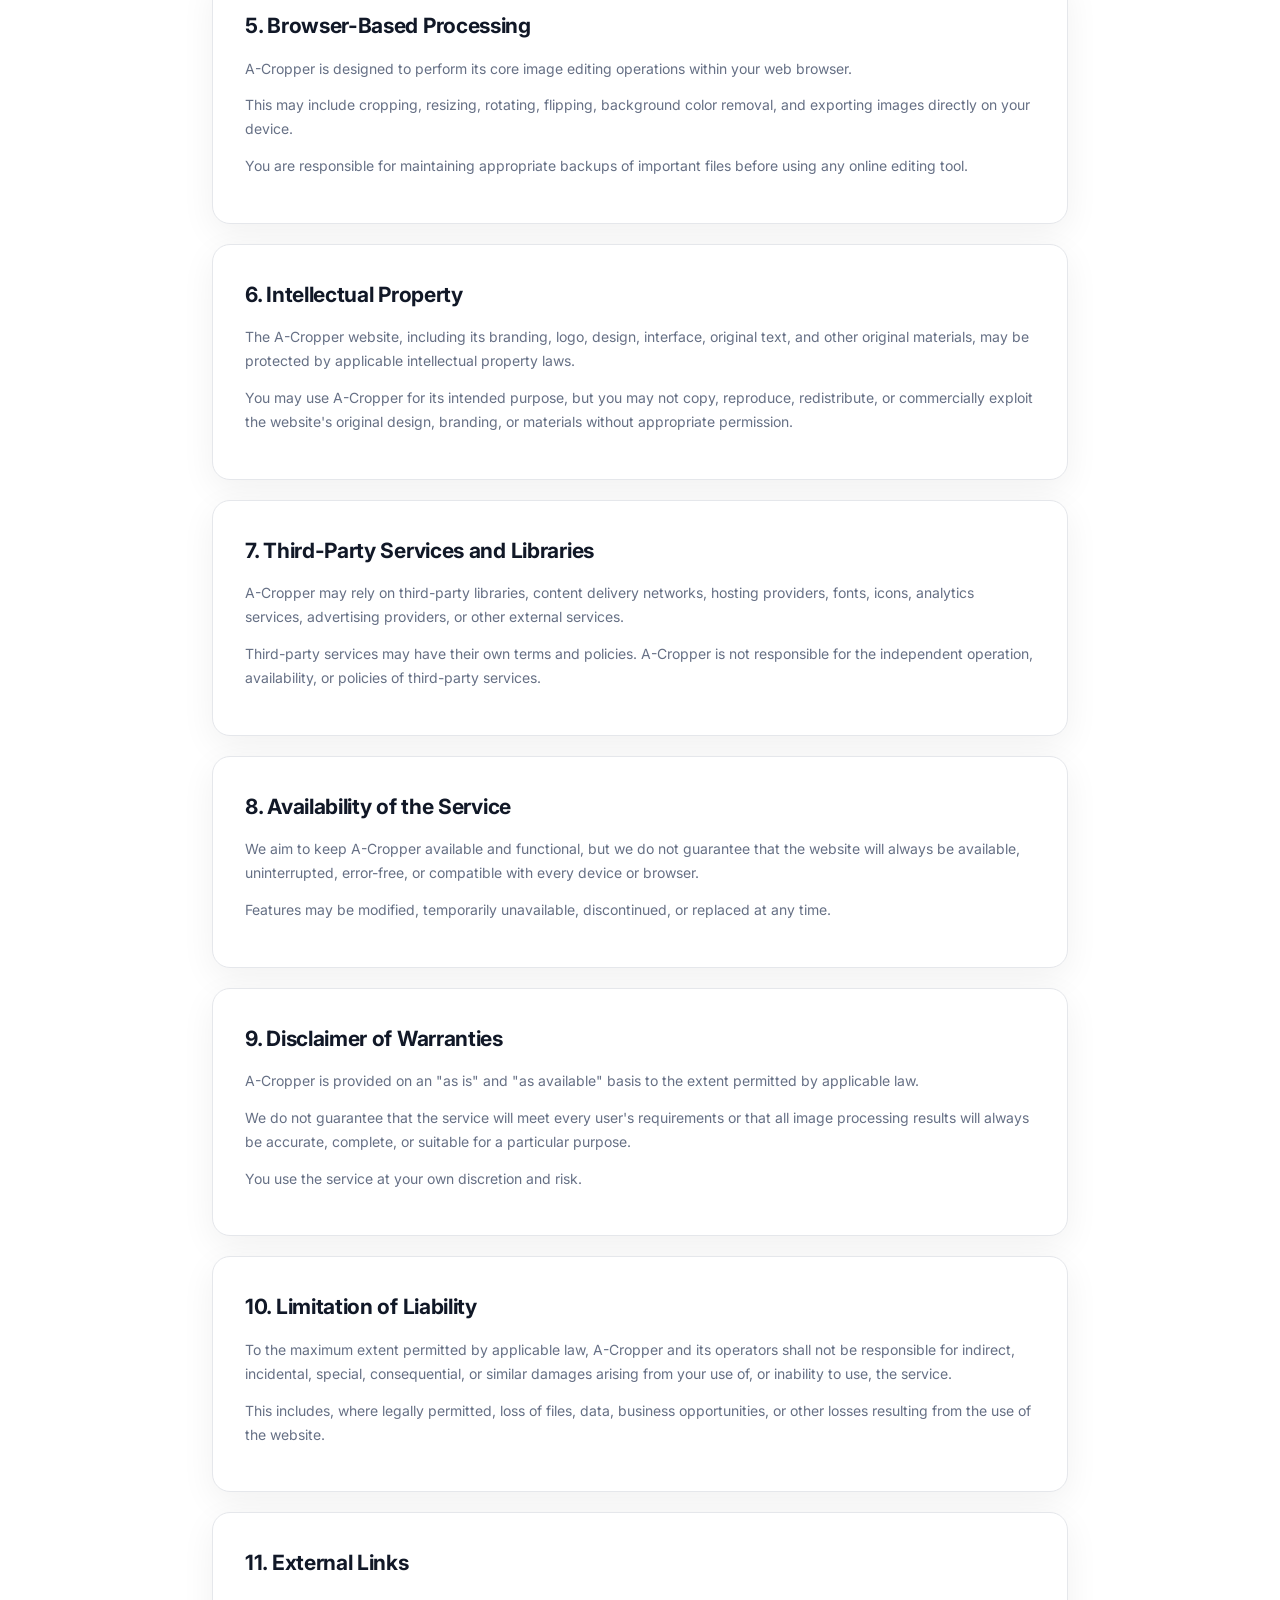
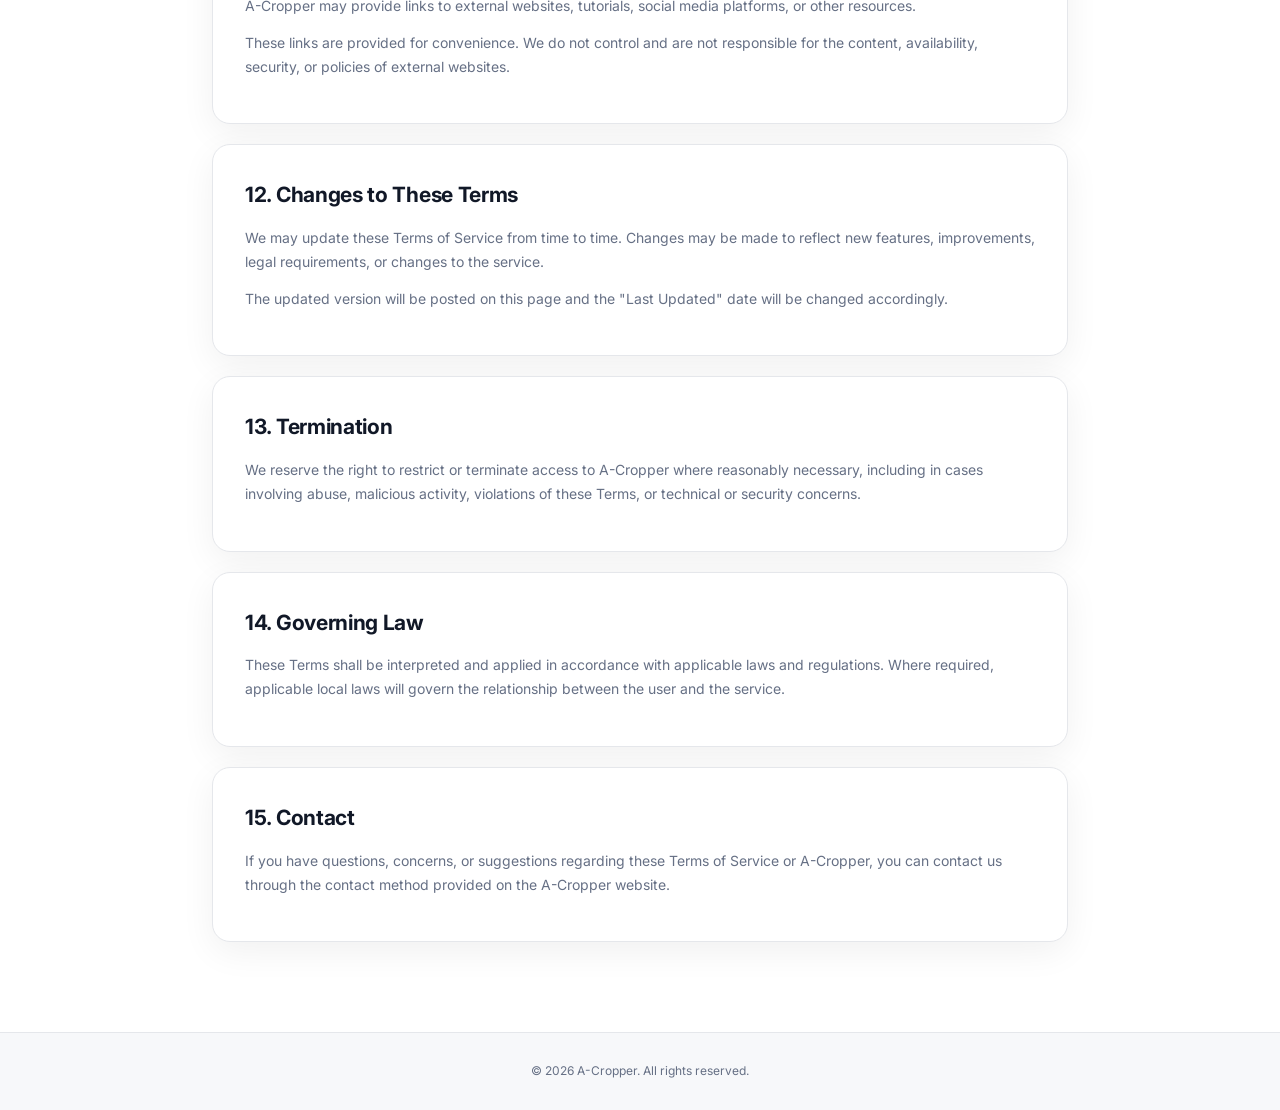
<file: terms.html>
<!DOCTYPE html>
<html lang="en">
<head>
    <meta charset="UTF-8">
    <meta name="viewport" content="width=device-width, initial-scale=1.0">

    <title>Terms of Service | A-Cropper</title>

    <meta name="description"
        content="Terms of Service for A-Cropper, a free browser-based image cropping and editing tool.">

    <link rel="icon" type="image/png" href="favicon.png">
    <link rel="apple-touch-icon" href="favicon.png">

    <link rel="preconnect" href="https://fonts.googleapis.com">
    <link rel="preconnect" href="https://fonts.gstatic.com" crossorigin>

    <link href="https://fonts.googleapis.com/css2?family=Inter:wght@400;500;600;700;800&display=swap"
        rel="stylesheet">

    <link rel="stylesheet"
        href="https://cdnjs.cloudflare.com/ajax/libs/font-awesome/6.6.0/css/all.min.css">

    <style>
        :root {
            --bg: #ffffff;
            --surface: #f7f8fa;
            --card: #ffffff;
            --text: #111827;
            --muted: #667085;
            --border: #e5e7eb;
            --primary: #4f46e5;
            --primary-dark: #3730a3;
            --nav-bg: rgba(255, 255, 255, 0.88);
            --shadow: 0 10px 35px rgba(0, 0, 0, 0.06);
        }

        [data-theme="dark"] {
            --bg: #0b0f19;
            --surface: #111827;
            --card: #151c2b;
            --text: #f3f4f6;
            --muted: #9ca3af;
            --border: #263044;
            --primary: #818cf8;
            --primary-dark: #a5b4fc;
            --nav-bg: rgba(11, 15, 25, 0.9);
            --shadow: 0 10px 35px rgba(0, 0, 0, 0.25);
        }

        * {
            margin: 0;
            padding: 0;
            box-sizing: border-box;
        }

        html {
            scroll-behavior: smooth;
        }

        body {
            font-family: "Inter", sans-serif;
            background: var(--bg);
            color: var(--text);
            line-height: 1.7;
            transition: background 0.25s ease, color 0.25s ease;
        }

        /* =========================
           NAVBAR
        ========================= */

        .navbar {
            position: sticky;
            top: 0;
            z-index: 1000;

            width: 100%;

            background: var(--nav-bg);
            backdrop-filter: blur(14px);
            -webkit-backdrop-filter: blur(14px);

            border-bottom: 1px solid var(--border);
        }

        .nav-container {
            max-width: 1150px;
            margin: auto;
            padding: 14px 22px;

            display: flex;
            align-items: center;
            justify-content: space-between;
            gap: 20px;
        }

        .brand {
            display: flex;
            align-items: center;
            gap: 10px;

            text-decoration: none;
            color: var(--text);

            font-size: 19px;
            font-weight: 800;
        }

        .brand img {
            width: 38px;
            height: 38px;
            object-fit: contain;
            border-radius: 9px;
        }

        .nav-actions {
            display: flex;
            align-items: center;
            gap: 10px;
        }

        .home-btn,
        .theme-btn {
            border: 1px solid var(--border);
            background: var(--card);
            color: var(--text);

            height: 40px;
            padding: 0 14px;

            border-radius: 10px;

            display: inline-flex;
            align-items: center;
            justify-content: center;
            gap: 7px;

            text-decoration: none;

            font-family: inherit;
            font-size: 13px;
            font-weight: 700;

            cursor: pointer;

            transition: all 0.2s ease;
        }

        .home-btn:hover,
        .theme-btn:hover {
            border-color: var(--primary);
            color: var(--primary);
            transform: translateY(-1px);
        }

        .theme-btn {
            width: 40px;
            padding: 0;
        }

        /* =========================
           HERO
        ========================= */

        .terms-hero {
            max-width: 900px;
            margin: auto;

            padding: 75px 22px 45px;

            text-align: center;
        }

        .terms-hero .icon {
            width: 64px;
            height: 64px;

            margin: 0 auto 20px;

            display: flex;
            align-items: center;
            justify-content: center;

            border-radius: 18px;

            background: var(--surface);
            border: 1px solid var(--border);

            color: var(--primary);

            font-size: 27px;
        }

        .terms-hero h1 {
            font-size: clamp(32px, 5vw, 48px);
            line-height: 1.15;

            margin-bottom: 15px;

            letter-spacing: -1px;
        }

        .terms-hero p {
            color: var(--muted);

            max-width: 680px;
            margin: auto;

            font-size: 15px;
        }

        .updated {
            margin-top: 16px;

            font-size: 12px;
            color: var(--muted);
        }

        /* =========================
           CONTENT
        ========================= */

        .terms-wrapper {
            max-width: 900px;

            margin: auto;

            padding: 0 22px 70px;
        }

        .terms-card {
            background: var(--card);

            border: 1px solid var(--border);

            border-radius: 18px;

            padding: 32px;

            box-shadow: var(--shadow);

            margin-bottom: 20px;
        }

        .terms-card h2 {
            font-size: 21px;

            margin-bottom: 13px;

            letter-spacing: -0.3px;
        }

        .terms-card h3 {
            font-size: 16px;

            margin: 22px 0 8px;
        }

        .terms-card p {
            color: var(--muted);

            font-size: 14px;

            margin-bottom: 13px;
        }

        .terms-card ul {
            padding-left: 22px;

            color: var(--muted);

            font-size: 14px;
        }

        .terms-card li {
            margin-bottom: 8px;
        }

        .highlight {
            border-left: 4px solid var(--primary);

            background: var(--surface);

            padding: 17px 18px;

            border-radius: 10px;

            margin: 18px 0;
        }

        .highlight p {
            margin: 0;
        }

        a {
            color: var(--primary);
        }

        /* =========================
           FOOTER
        ========================= */

        footer {
            border-top: 1px solid var(--border);

            padding: 28px 22px;

            text-align: center;

            background: var(--surface);
        }

        footer p {
            color: var(--muted);

            font-size: 12px;
        }

        /* =========================
           MOBILE
        ========================= */

        @media (max-width: 600px) {

            .nav-container {
                padding: 12px 15px;
            }

            .brand {
                font-size: 16px;
            }

            .brand img {
                width: 34px;
                height: 34px;
            }

            .home-btn {
                width: 40px;
                padding: 0;
            }

            .home-btn span {
                display: none;
            }

            .terms-hero {
                padding: 55px 18px 35px;
            }

            .terms-wrapper {
                padding: 0 15px 50px;
            }

            .terms-card {
                padding: 23px 20px;

                border-radius: 15px;
            }

            .terms-card h2 {
                font-size: 19px;
            }
        }
    </style>
</head>

<body>

    <!-- =========================
         NAVBAR
    ========================= -->

    <nav class="navbar">

        <div class="nav-container">

            <a href="index.html" class="brand">

                <img src="logo.png" alt="A-Cropper Logo">

                <span>A-Cropper</span>

            </a>


            <div class="nav-actions">

                <a href="index.html" class="home-btn">

                    <i class="fa-solid fa-arrow-left"></i>

                    <span>Back to Home</span>

                </a>


                <button
                    class="theme-btn"
                    id="themeToggle"
                    aria-label="Toggle dark and light mode">

                    <i class="fa-solid fa-moon"></i>

                </button>

            </div>

        </div>

    </nav>


    <!-- =========================
         HERO
    ========================= -->

    <header class="terms-hero">

        <div class="icon">

            <i class="fa-solid fa-file-contract"></i>

        </div>


        <h1>Terms of Service</h1>


        <p>
            Please read these terms carefully before using A-Cropper.
            By using the website, you agree to these Terms of Service.
        </p>


        <div class="updated">

            Last Updated: September 8, 2026

        </div>

    </header>


    <!-- =========================
         TERMS CONTENT
    ========================= -->

    <main class="terms-wrapper">


        <section class="terms-card">

            <h2>1. Acceptance of Terms</h2>

            <p>
                Welcome to <strong>A-Cropper</strong>. These Terms of Service
                govern your use of the A-Cropper website and its image editing
                tools.
            </p>

            <p>
                By accessing or using A-Cropper, you agree to comply with
                these Terms. If you do not agree with these Terms, please
                do not use the website.
            </p>

        </section>


        <section class="terms-card">

            <h2>2. About A-Cropper</h2>

            <p>
                A-Cropper is a free, browser-based image editing tool that
                may provide features including image cropping, resizing,
                rotation, flipping, shape cropping, background color removal,
                and image exporting.
            </p>

            <div class="highlight">

                <p>
                    <strong>
                        A-Cropper is provided as an online utility and does
                        not require an account for its core features.
                    </strong>
                </p>

            </div>

        </section>


        <section class="terms-card">

            <h2>3. Use of the Service</h2>

            <p>
                You agree to use A-Cropper only for lawful purposes and in
                accordance with these Terms.
            </p>

            <p>You must not use A-Cropper to:</p>

            <ul>

                <li>
                    Upload, process, or create content that violates
                    applicable laws.
                </li>

                <li>
                    Infringe another person's copyright, trademark,
                    privacy, or other legal rights.
                </li>

                <li>
                    Attempt to interfere with or damage the operation
                    of the website.
                </li>

                <li>
                    Attempt to gain unauthorized access to the website,
                    servers, or related systems.
                </li>

                <li>
                    Use automated methods to abuse, overload, or disrupt
                    the service.
                </li>

            </ul>

        </section>


        <section class="terms-card">

            <h2>4. Your Images and Content</h2>

            <p>
                You remain responsible for the images and other content
                that you choose to process using A-Cropper.
            </p>

            <p>
                You must have the necessary rights, permissions, or
                authorization to use and edit any image that you process
                through the service.
            </p>

            <p>
                A-Cropper does not claim ownership of your images simply
                because you use the tool to edit them.
            </p>

        </section>


        <section class="terms-card">

            <h2>5. Browser-Based Processing</h2>

            <p>
                A-Cropper is designed to perform its core image editing
                operations within your web browser.
            </p>

            <p>
                This may include cropping, resizing, rotating, flipping,
                background color removal, and exporting images directly
                on your device.
            </p>

            <p>
                You are responsible for maintaining appropriate backups of
                important files before using any online editing tool.
            </p>

        </section>


        <section class="terms-card">

            <h2>6. Intellectual Property</h2>

            <p>
                The A-Cropper website, including its branding, logo, design,
                interface, original text, and other original materials,
                may be protected by applicable intellectual property laws.
            </p>

            <p>
                You may use A-Cropper for its intended purpose, but you may
                not copy, reproduce, redistribute, or commercially exploit
                the website's original design, branding, or materials
                without appropriate permission.
            </p>

        </section>


        <section class="terms-card">

            <h2>7. Third-Party Services and Libraries</h2>

            <p>
                A-Cropper may rely on third-party libraries, content delivery
                networks, hosting providers, fonts, icons, analytics services,
                advertising providers, or other external services.
            </p>

            <p>
                Third-party services may have their own terms and policies.
                A-Cropper is not responsible for the independent operation,
                availability, or policies of third-party services.
            </p>

        </section>


        <section class="terms-card">

            <h2>8. Availability of the Service</h2>

            <p>
                We aim to keep A-Cropper available and functional, but we
                do not guarantee that the website will always be available,
                uninterrupted, error-free, or compatible with every device
                or browser.
            </p>

            <p>
                Features may be modified, temporarily unavailable,
                discontinued, or replaced at any time.
            </p>

        </section>


        <section class="terms-card">

            <h2>9. Disclaimer of Warranties</h2>

            <p>
                A-Cropper is provided on an "as is" and "as available" basis
                to the extent permitted by applicable law.
            </p>

            <p>
                We do not guarantee that the service will meet every user's
                requirements or that all image processing results will always
                be accurate, complete, or suitable for a particular purpose.
            </p>

            <p>
                You use the service at your own discretion and risk.
            </p>

        </section>


        <section class="terms-card">

            <h2>10. Limitation of Liability</h2>

            <p>
                To the maximum extent permitted by applicable law, A-Cropper
                and its operators shall not be responsible for indirect,
                incidental, special, consequential, or similar damages
                arising from your use of, or inability to use, the service.
            </p>

            <p>
                This includes, where legally permitted, loss of files,
                data, business opportunities, or other losses resulting
                from the use of the website.
            </p>

        </section>


        <section class="terms-card">

            <h2>11. External Links</h2>

            <p>
                A-Cropper may provide links to external websites, tutorials,
                social media platforms, or other resources.
            </p>

            <p>
                These links are provided for convenience. We do not control
                and are not responsible for the content, availability,
                security, or policies of external websites.
            </p>

        </section>


        <section class="terms-card">

            <h2>12. Changes to These Terms</h2>

            <p>
                We may update these Terms of Service from time to time.
                Changes may be made to reflect new features, improvements,
                legal requirements, or changes to the service.
            </p>

            <p>
                The updated version will be posted on this page and the
                "Last Updated" date will be changed accordingly.
            </p>

        </section>


        <section class="terms-card">

            <h2>13. Termination</h2>

            <p>
                We reserve the right to restrict or terminate access to
                A-Cropper where reasonably necessary, including in cases
                involving abuse, malicious activity, violations of these
                Terms, or technical or security concerns.
            </p>

        </section>


        <section class="terms-card">

            <h2>14. Governing Law</h2>

            <p>
                These Terms shall be interpreted and applied in accordance
                with applicable laws and regulations. Where required,
                applicable local laws will govern the relationship between
                the user and the service.
            </p>

        </section>


        <section class="terms-card">

            <h2>15. Contact</h2>

            <p>
                If you have questions, concerns, or suggestions regarding
                these Terms of Service or A-Cropper, you can contact us
                through the contact method provided on the A-Cropper website.
            </p>

        </section>


    </main>


    <!-- =========================
         FOOTER
    ========================= -->

    <footer>

        <p>
            © 2026 A-Cropper. All rights reserved.
        </p>

    </footer>


    <!-- =========================
         THEME SCRIPT
    ========================= -->

    <script>

        const themeToggle =
            document.getElementById("themeToggle");


        function updateThemeIcon() {

            const isDark =
                document.documentElement
                    .getAttribute("data-theme") === "dark";


            themeToggle.innerHTML = isDark
                ? '<i class="fa-solid fa-sun"></i>'
                : '<i class="fa-solid fa-moon"></i>';

        }


        const savedTheme =
            localStorage.getItem("a-cropper-theme");


        if (savedTheme) {

            document.documentElement.setAttribute(
                "data-theme",
                savedTheme
            );

        } else {

            const prefersDark =
                window.matchMedia &&
                window.matchMedia(
                    "(prefers-color-scheme: dark)"
                ).matches;


            if (prefersDark) {

                document.documentElement.setAttribute(
                    "data-theme",
                    "dark"
                );

            }

        }


        updateThemeIcon();


        themeToggle.addEventListener("click", () => {

            const current =
                document.documentElement
                    .getAttribute("data-theme");


            const newTheme =
                current === "dark"
                    ? "light"
                    : "dark";


            document.documentElement.setAttribute(
                "data-theme",
                newTheme
            );


            localStorage.setItem(
                "a-cropper-theme",
                newTheme
            );


            updateThemeIcon();

        });

    </script>

</body>
</html>
</file>
